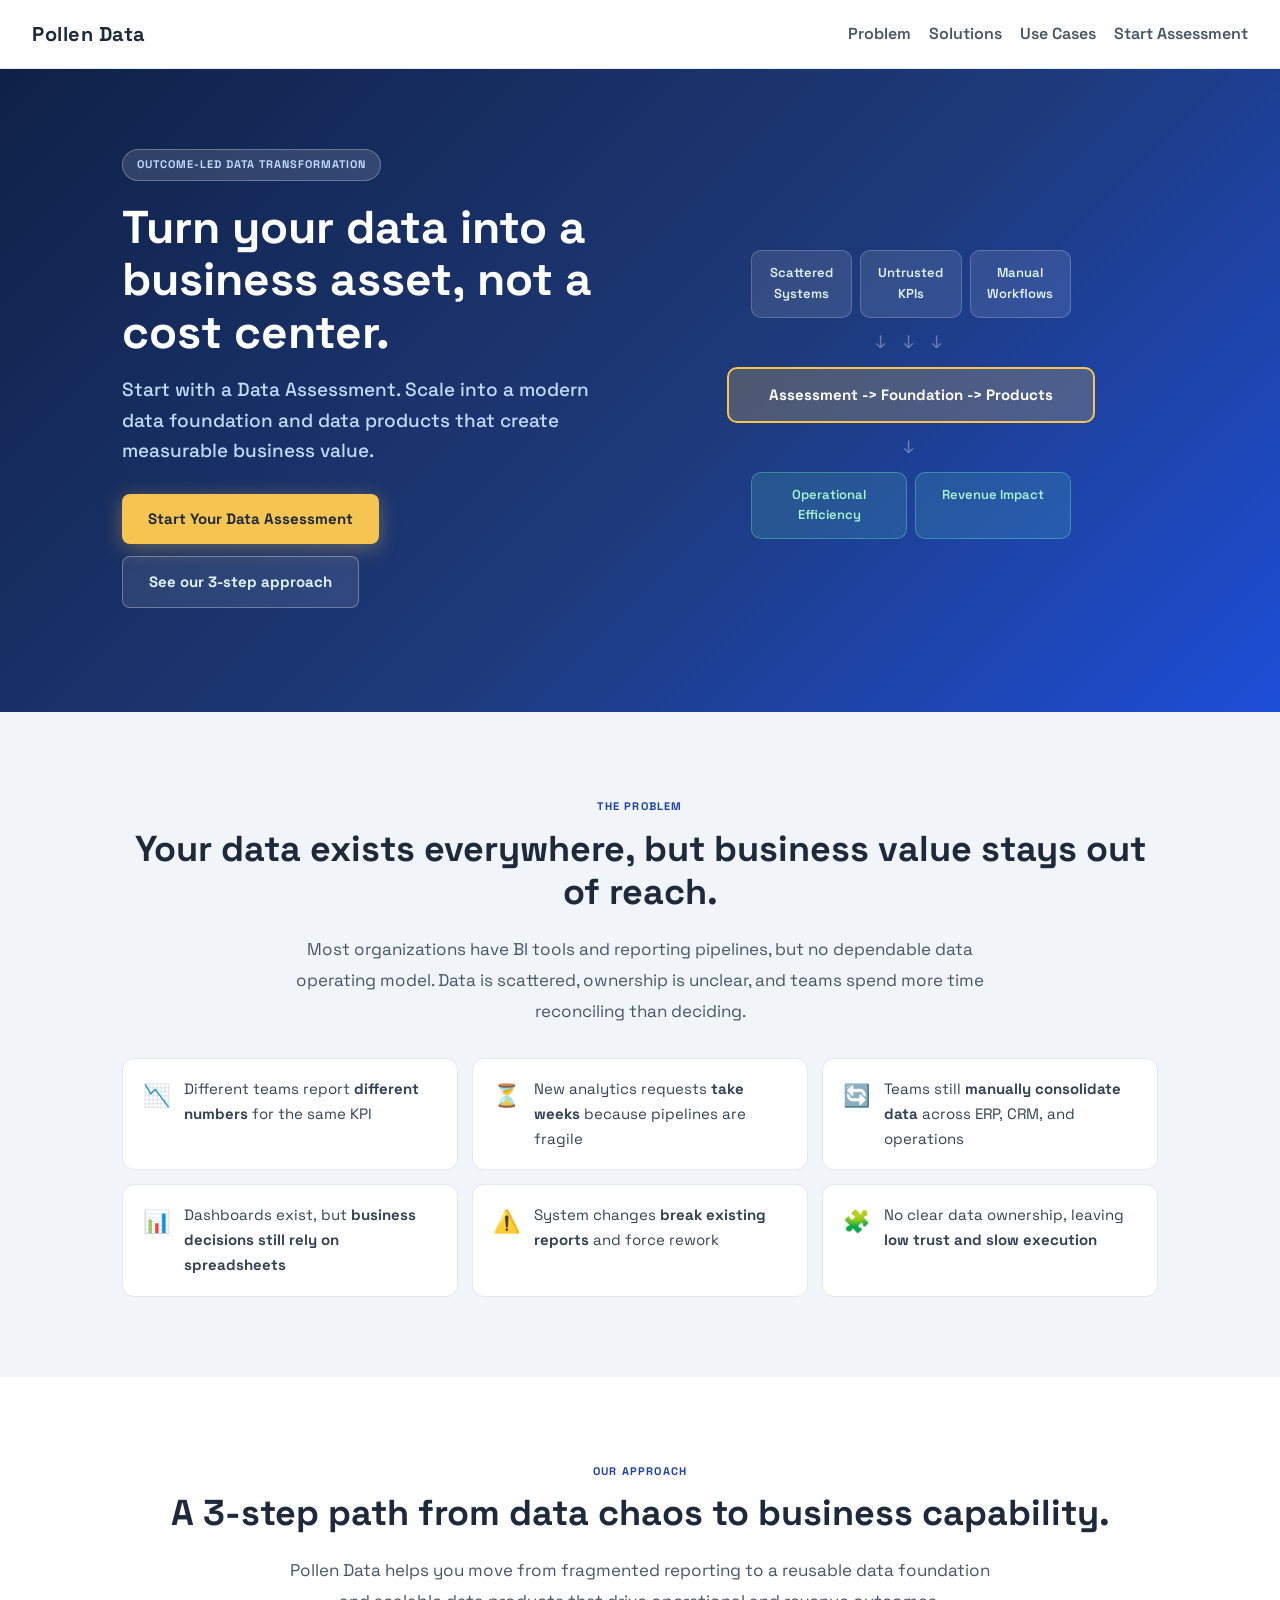
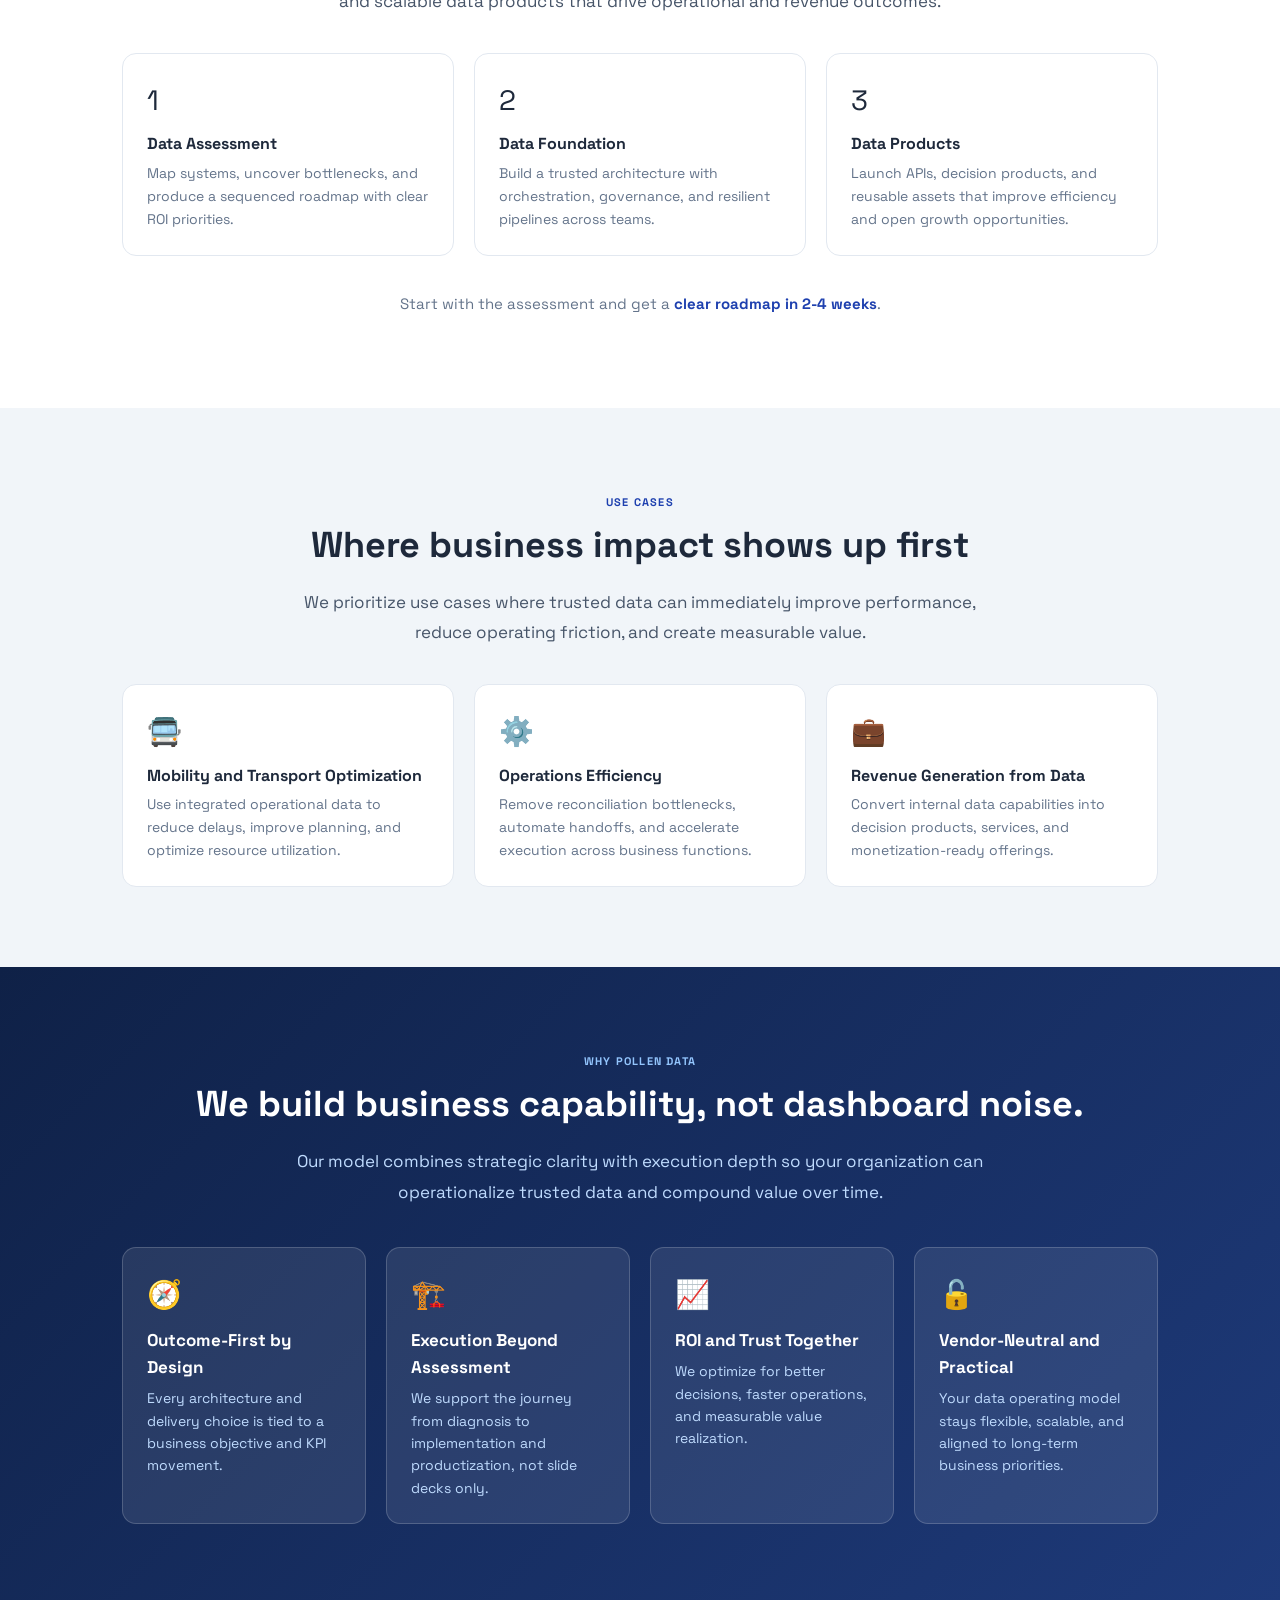
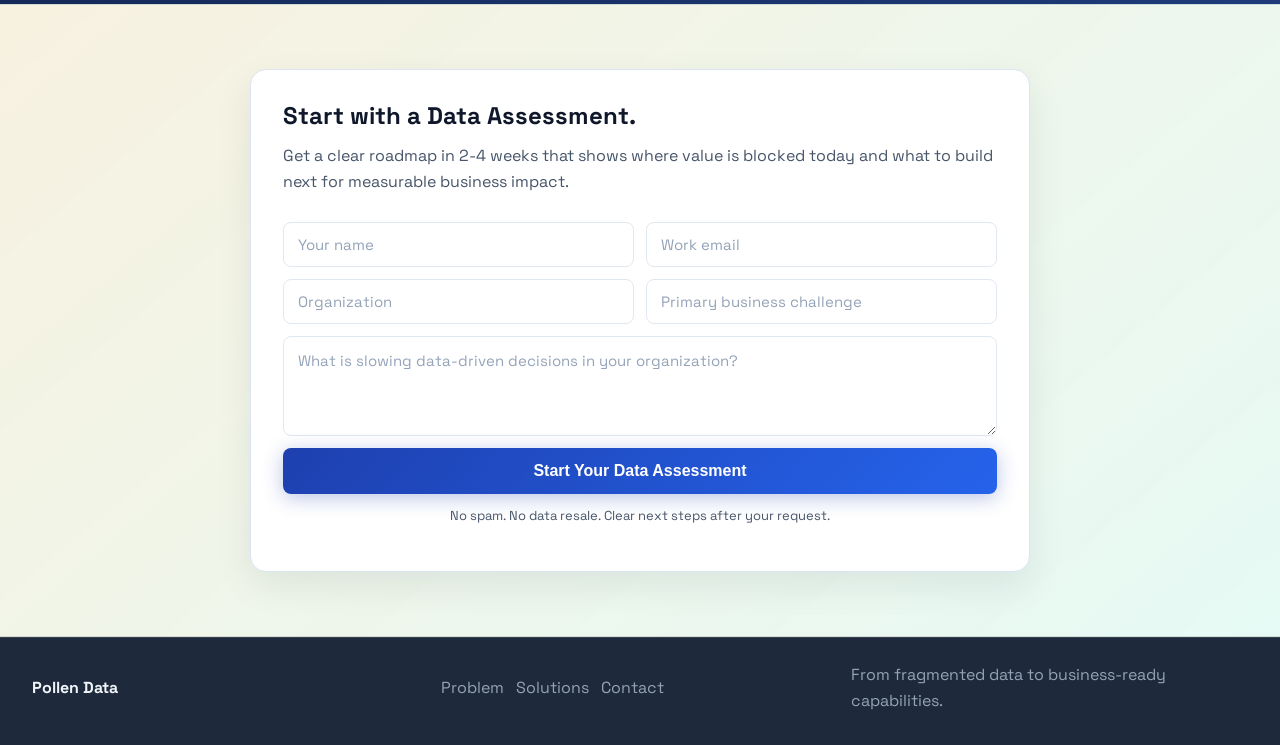
<file: index.html>
<!DOCTYPE html>
<html lang="en">
<head>
  <meta charset="UTF-8" />
  <meta name="viewport" content="width=device-width, initial-scale=1.0" />
  <title>Turn Data Into Business Value | Pollen Data</title>
  <link rel="preconnect" href="https://fonts.googleapis.com" />
  <link rel="preconnect" href="https://fonts.gstatic.com" crossorigin />
  <link href="https://fonts.googleapis.com/css2?family=Space+Grotesk:wght@400;500;600;700&family=Manrope:wght@400;500;600&display=swap" rel="stylesheet" />
  <link rel="stylesheet" href="styles.css" />
</head>
<body>
  <header class="nav">
    <div class="nav__brand">Pollen Data</div>
    <nav class="nav__links" aria-label="Primary">
      <a id="navValues" href="index.html#values-en">Problem</a>
      <a id="navSolutions" href="solutions.html">Solutions</a>
      <a id="navPlatform" href="use-cases.html">Use Cases</a>
      <a id="navCta" href="index.html#cta-en">Start Assessment</a>
    </nav>
    <button class="nav__toggle" aria-label="Toggle menu">☰</button>
  </header>

  <main id="main-en" data-lang="en">

    <!-- HERO -->
    <section class="en-hero">
      <div class="en-container en-hero__inner">
        <div>
          <span class="en-badge">Outcome-Led Data Transformation</span>
          <h1 class="en-hero__headline">Turn your data into a business asset, not a cost center.</h1>
          <p class="en-hero__sub">Start with a Data Assessment. Scale into a modern data foundation and data products that create measurable business value.</p>
          <div class="en-hero__actions">
            <a class="en-btn en-btn--primary" href="#cta-en">Start Your Data Assessment</a>
            <a class="en-btn en-btn--ghost" href="#solutions-en">See our 3-step approach</a>
          </div>
        </div>
        <div class="en-hero__visual">
          <div class="en-data-map">
            <div class="en-data-row">
              <div class="en-data-node">Scattered Systems</div>
              <div class="en-data-node">Untrusted KPIs</div>
              <div class="en-data-node">Manual Workflows</div>
            </div>
            <div class="en-data-connector">↓ ↓ ↓</div>
            <div class="en-data-row">
              <div class="en-data-node en-data-node--hub">Assessment -> Foundation -> Products</div>
            </div>
            <div class="en-data-connector">↓</div>
            <div class="en-data-row">
              <div class="en-data-node en-data-node--out">Operational Efficiency</div>
              <div class="en-data-node en-data-node--out">Revenue Impact</div>
            </div>
          </div>
        </div>
      </div>
    </section>

    <!-- PAIN POINTS -->
    <section id="values-en" class="en-section en-section--alt">
      <div class="en-container">
        <div class="en-centered">
          <p class="en-tag">The Problem</p>
          <h2 class="en-h2">Your data exists everywhere, but business value stays out of reach.</h2>
          <p class="en-text" style="max-width:700px;margin:0 auto 0;">Most organizations have BI tools and reporting pipelines, but no dependable data operating model. Data is scattered, ownership is unclear, and teams spend more time reconciling than deciding.</p>
        </div>
        <div class="en-pains">
          <div class="en-pain">
            <span class="en-pain__icon">📉</span>
            <p>Different teams report <strong>different numbers</strong> for the same KPI</p>
          </div>
          <div class="en-pain">
            <span class="en-pain__icon">⏳</span>
            <p>New analytics requests <strong>take weeks</strong> because pipelines are fragile</p>
          </div>
          <div class="en-pain">
            <span class="en-pain__icon">🔄</span>
            <p>Teams still <strong>manually consolidate data</strong> across ERP, CRM, and operations</p>
          </div>
          <div class="en-pain">
            <span class="en-pain__icon">📊</span>
            <p>Dashboards exist, but <strong>business decisions still rely on spreadsheets</strong></p>
          </div>
          <div class="en-pain">
            <span class="en-pain__icon">⚠️</span>
            <p>System changes <strong>break existing reports</strong> and force rework</p>
          </div>
          <div class="en-pain">
            <span class="en-pain__icon">🧩</span>
            <p>No clear data ownership, leaving <strong>low trust and slow execution</strong></p>
          </div>
        </div>
      </div>
    </section>

    <!-- THE APPROACH -->
    <section id="solutions-en" class="en-section">
      <div class="en-container">
        <div class="en-centered">
          <p class="en-tag">Our Approach</p>
          <h2 class="en-h2">A 3-step path from data chaos to business capability.</h2>
          <p class="en-text" style="max-width:720px;margin:0 auto 0;">Pollen Data helps you move from fragmented reporting to a reusable data foundation and scalable data products that drive operational and revenue outcomes.</p>
        </div>
        <div class="en-cards">
          <div class="en-card">
            <span class="en-card__icon">1</span>
            <h3>Data Assessment</h3>
            <p>Map systems, uncover bottlenecks, and produce a sequenced roadmap with clear ROI priorities.</p>
          </div>
          <div class="en-card">
            <span class="en-card__icon">2</span>
            <h3>Data Foundation</h3>
            <p>Build a trusted architecture with orchestration, governance, and resilient pipelines across teams.</p>
          </div>
          <div class="en-card">
            <span class="en-card__icon">3</span>
            <h3>Data Products</h3>
            <p>Launch APIs, decision products, and reusable assets that improve efficiency and open growth opportunities.</p>
          </div>
        </div>
        <p class="en-duration">Start with the assessment and get a <strong>clear roadmap in 2-4 weeks</strong>.</p>
      </div>
    </section>

    <!-- USE CASES -->
    <section id="platform-en" class="en-section en-section--alt">
      <div class="en-container">
        <div class="en-centered">
          <p class="en-tag">Use Cases</p>
          <h2 class="en-h2">Where business impact shows up first</h2>
          <p class="en-text" style="max-width:690px;margin:0 auto 0;">We prioritize use cases where trusted data can immediately improve performance, reduce operating friction, and create measurable value.</p>
        </div>
        <div class="en-cards">
          <div class="en-card">
            <span class="en-card__icon">🚍</span>
            <h3>Mobility and Transport Optimization</h3>
            <p>Use integrated operational data to reduce delays, improve planning, and optimize resource utilization.</p>
          </div>
          <div class="en-card">
            <span class="en-card__icon">⚙️</span>
            <h3>Operations Efficiency</h3>
            <p>Remove reconciliation bottlenecks, automate handoffs, and accelerate execution across business functions.</p>
          </div>
          <div class="en-card">
            <span class="en-card__icon">💼</span>
            <h3>Revenue Generation from Data</h3>
            <p>Convert internal data capabilities into decision products, services, and monetization-ready offerings.</p>
          </div>
        </div>
      </div>
    </section>

    <!-- WHY POLLEN -->
    <section class="en-section en-section--blue">
      <div class="en-container">
        <div class="en-centered">
          <p class="en-tag en-tag--light">Why Pollen Data</p>
          <h2 class="en-h2 en-h2--white">We build business capability, not dashboard noise.</h2>
          <p class="en-text" style="color:#bfdbfe;max-width:700px;margin:0 auto 0;">Our model combines strategic clarity with execution depth so your organization can operationalize trusted data and compound value over time.</p>
        </div>
        <div class="en-outcomes">
          <div class="en-outcome">
            <span class="en-outcome__icon">🧭</span>
            <strong>Outcome-First by Design</strong>
            <p>Every architecture and delivery choice is tied to a business objective and KPI movement.</p>
          </div>
          <div class="en-outcome">
            <span class="en-outcome__icon">🏗️</span>
            <strong>Execution Beyond Assessment</strong>
            <p>We support the journey from diagnosis to implementation and productization, not slide decks only.</p>
          </div>
          <div class="en-outcome">
            <span class="en-outcome__icon">📈</span>
            <strong>ROI and Trust Together</strong>
            <p>We optimize for better decisions, faster operations, and measurable value realization.</p>
          </div>
          <div class="en-outcome">
            <span class="en-outcome__icon">🔓</span>
            <strong>Vendor-Neutral and Practical</strong>
            <p>Your data operating model stays flexible, scalable, and aligned to long-term business priorities.</p>
          </div>
        </div>
      </div>
    </section>

    <!-- CTA -->
    <section id="cta-en" class="section cta">
      <div class="cta__content">
        <h2>Start with a Data Assessment.</h2>
        <p>Get a clear roadmap in 2-4 weeks that shows where value is blocked today and what to build next for measurable business impact.</p>
        <form class="cta__form">
          <input type="text" name="name" placeholder="Your name" required />
          <input type="email" name="email" placeholder="Work email" required />
          <input type="text" name="org" placeholder="Organization" />
          <input type="text" name="service" placeholder="Primary business challenge" required />
          <textarea name="message" placeholder="What is slowing data-driven decisions in your organization?" rows="3"></textarea>
          <button type="submit" class="btn primary">Start Your Data Assessment</button>
        </form>
        <p class="microcopy">No spam. No data resale. Clear next steps after your request.</p>
      </div>
    </section>

  </main>

  <footer class="footer">
    <div class="footer__brand">Pollen Data</div>
    <div class="footer__links">
      <a id="footerValues" href="index.html#values-en">Problem</a>
      <a id="footerSolutions" href="solutions.html">Solutions</a>
      <a id="footerCta" href="index.html#cta-en">Contact</a>
    </div>
    <p class="footer__note" id="footerNote">From fragmented data to business-ready capabilities.</p>
  </footer>

  <script src="script.js"></script>
</body>
</html>
</file>
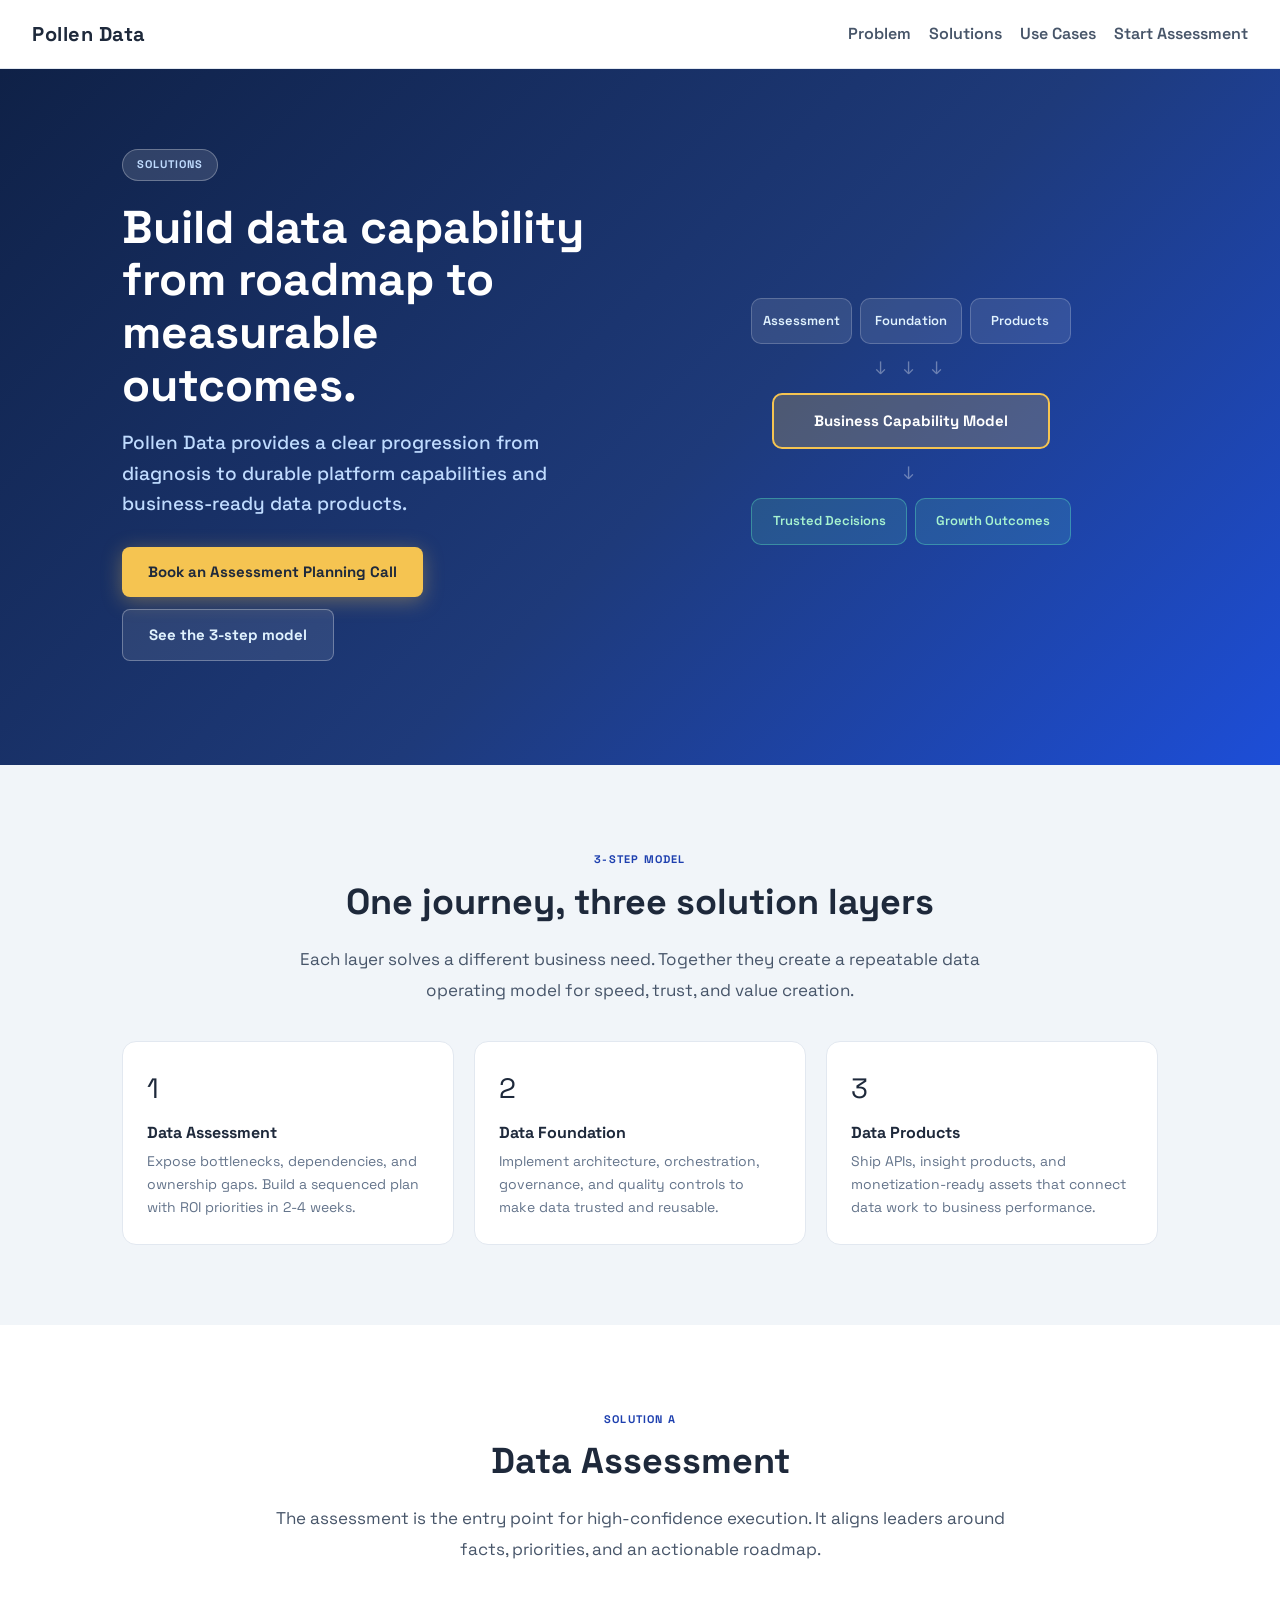
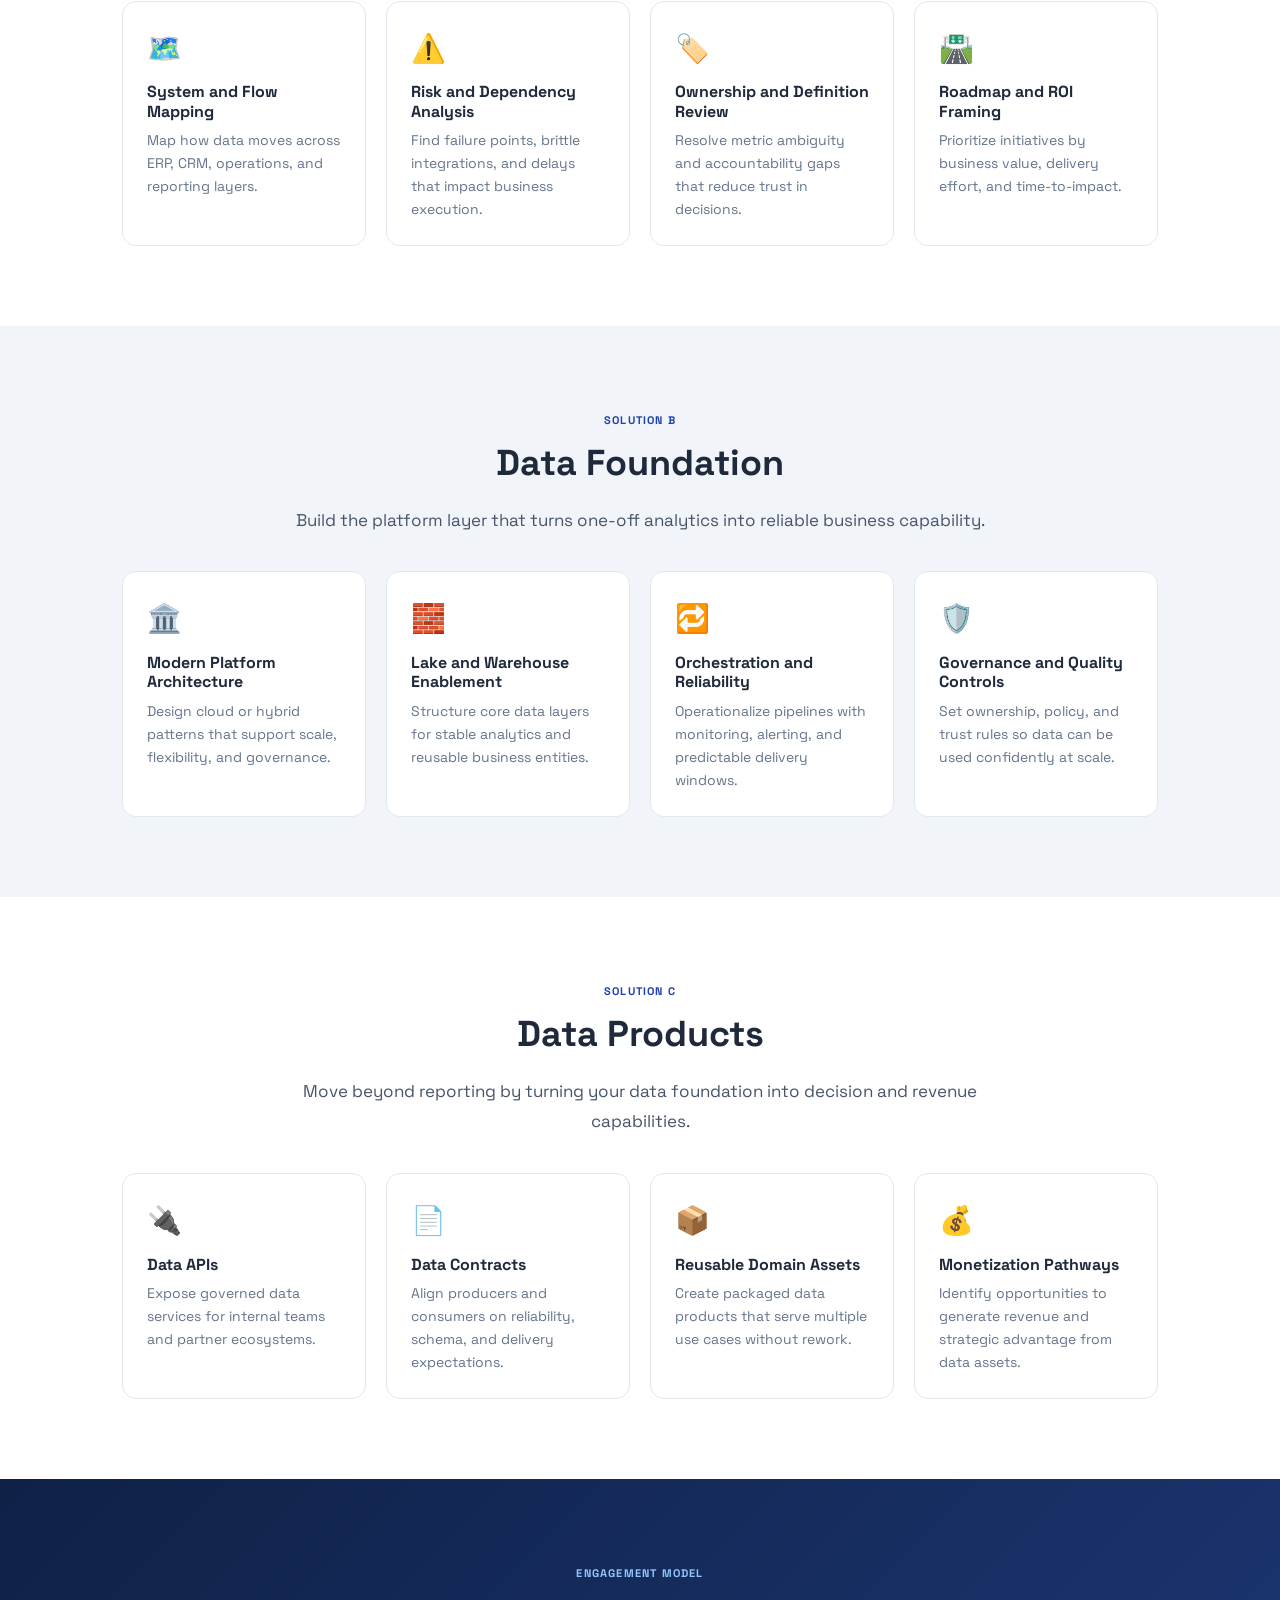
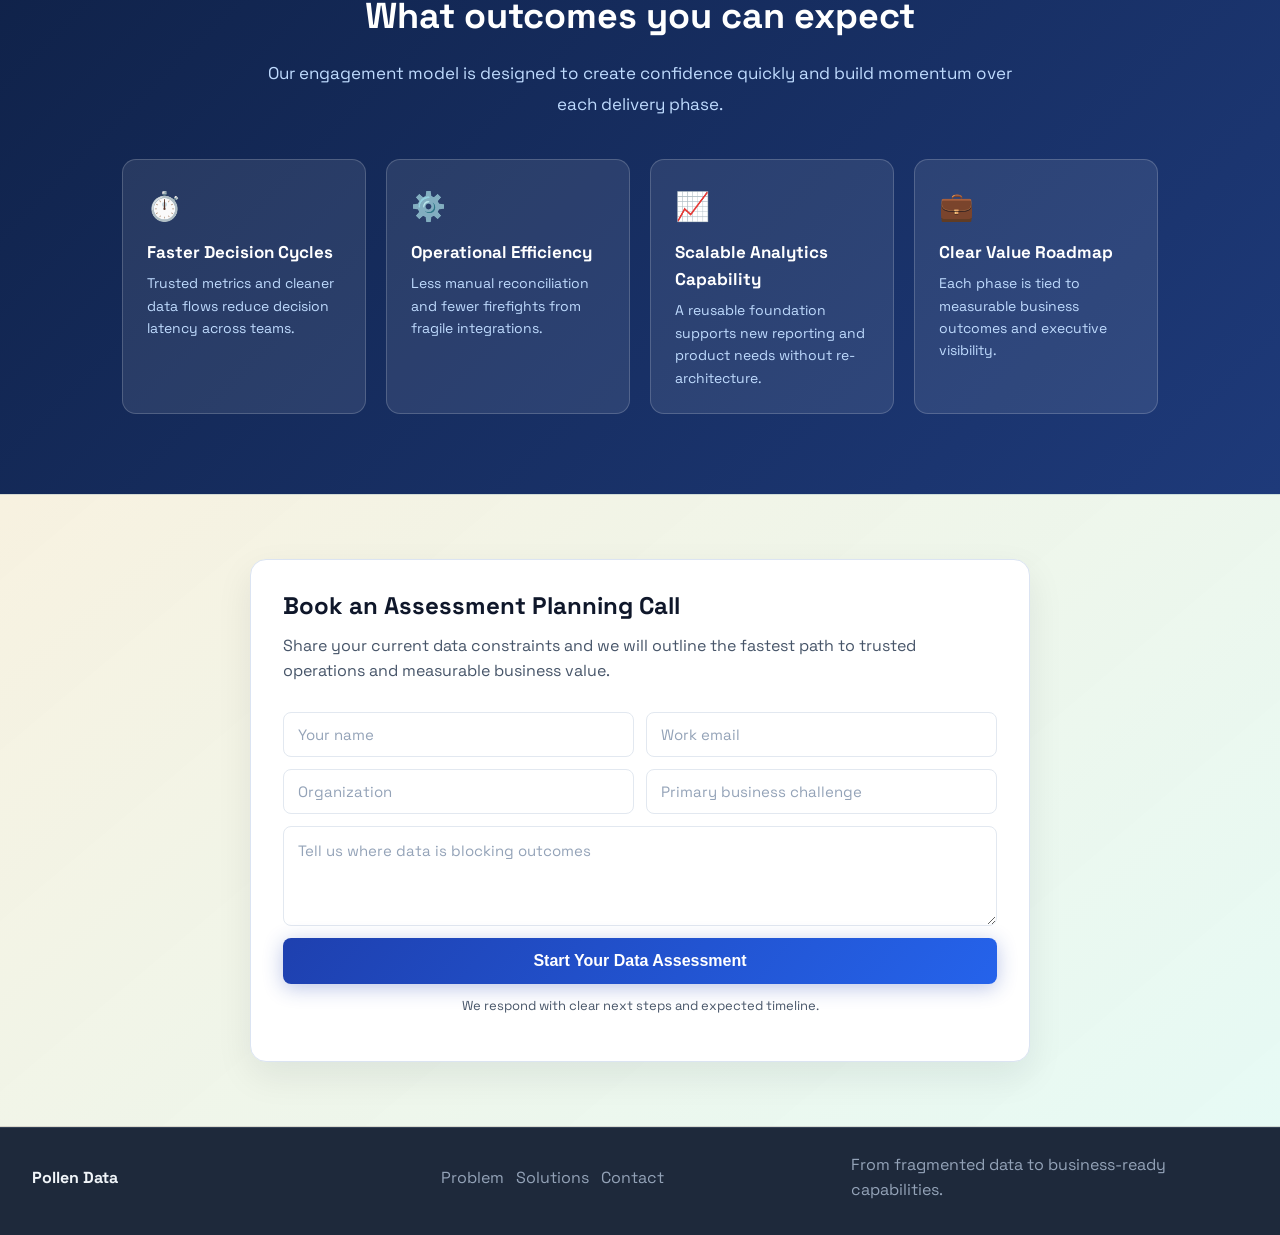
<file: solutions.html>
<!DOCTYPE html>
<html lang="en">
<head>
  <meta charset="UTF-8" />
  <meta name="viewport" content="width=device-width, initial-scale=1.0" />
  <title>Solutions | Pollen Data</title>
  <link rel="preconnect" href="https://fonts.googleapis.com" />
  <link rel="preconnect" href="https://fonts.gstatic.com" crossorigin />
  <link href="https://fonts.googleapis.com/css2?family=Space+Grotesk:wght@400;500;600;700&family=Manrope:wght@400;500;600&display=swap" rel="stylesheet" />
  <link rel="stylesheet" href="styles.css" />
</head>
<body>
  <header class="nav">
    <div class="nav__brand">Pollen Data</div>
    <nav class="nav__links" aria-label="Primary">
      <a id="navValues" href="index.html#values-en">Problem</a>
      <a id="navSolutions" href="solutions.html">Solutions</a>
      <a id="navPlatform" href="use-cases.html">Use Cases</a>
      <a id="navCta" href="index.html#cta-en">Start Assessment</a>
    </nav>
    <button class="nav__toggle" aria-label="Toggle menu">☰</button>
  </header>

  <main id="main-en" data-lang="en">
    <section class="en-hero" id="solutions-top">
      <div class="en-container en-hero__inner">
        <div>
          <span class="en-badge">Solutions</span>
          <h1 class="en-hero__headline">Build data capability from roadmap to measurable outcomes.</h1>
          <p class="en-hero__sub">Pollen Data provides a clear progression from diagnosis to durable platform capabilities and business-ready data products.</p>
          <div class="en-hero__actions">
            <a class="en-btn en-btn--primary" href="#cta-en">Book an Assessment Planning Call</a>
            <a class="en-btn en-btn--ghost" href="#journey-en">See the 3-step model</a>
          </div>
        </div>
        <div class="en-hero__visual">
          <div class="en-data-map">
            <div class="en-data-row">
              <div class="en-data-node">Assessment</div>
              <div class="en-data-node">Foundation</div>
              <div class="en-data-node">Products</div>
            </div>
            <div class="en-data-connector">↓ ↓ ↓</div>
            <div class="en-data-row">
              <div class="en-data-node en-data-node--hub">Business Capability Model</div>
            </div>
            <div class="en-data-connector">↓</div>
            <div class="en-data-row">
              <div class="en-data-node en-data-node--out">Trusted Decisions</div>
              <div class="en-data-node en-data-node--out">Growth Outcomes</div>
            </div>
          </div>
        </div>
      </div>
    </section>

    <section id="journey-en" class="en-section en-section--alt">
      <div class="en-container">
        <div class="en-centered">
          <p class="en-tag">3-Step Model</p>
          <h2 class="en-h2">One journey, three solution layers</h2>
          <p class="en-text" style="max-width:760px;margin:0 auto 0;">Each layer solves a different business need. Together they create a repeatable data operating model for speed, trust, and value creation.</p>
        </div>
        <div class="en-cards">
          <div class="en-card">
            <span class="en-card__icon">1</span>
            <h3>Data Assessment</h3>
            <p>Expose bottlenecks, dependencies, and ownership gaps. Build a sequenced plan with ROI priorities in 2-4 weeks.</p>
          </div>
          <div class="en-card">
            <span class="en-card__icon">2</span>
            <h3>Data Foundation</h3>
            <p>Implement architecture, orchestration, governance, and quality controls to make data trusted and reusable.</p>
          </div>
          <div class="en-card">
            <span class="en-card__icon">3</span>
            <h3>Data Products</h3>
            <p>Ship APIs, insight products, and monetization-ready assets that connect data work to business performance.</p>
          </div>
        </div>
      </div>
    </section>

    <section id="assessment-en" class="en-section">
      <div class="en-container">
        <div class="en-centered">
          <p class="en-tag">Solution A</p>
          <h2 class="en-h2">Data Assessment</h2>
          <p class="en-text" style="max-width:760px;margin:0 auto 0;">The assessment is the entry point for high-confidence execution. It aligns leaders around facts, priorities, and an actionable roadmap.</p>
        </div>
        <div class="en-cards">
          <div class="en-card">
            <span class="en-card__icon">🗺️</span>
            <h3>System and Flow Mapping</h3>
            <p>Map how data moves across ERP, CRM, operations, and reporting layers.</p>
          </div>
          <div class="en-card">
            <span class="en-card__icon">⚠️</span>
            <h3>Risk and Dependency Analysis</h3>
            <p>Find failure points, brittle integrations, and delays that impact business execution.</p>
          </div>
          <div class="en-card">
            <span class="en-card__icon">🏷️</span>
            <h3>Ownership and Definition Review</h3>
            <p>Resolve metric ambiguity and accountability gaps that reduce trust in decisions.</p>
          </div>
          <div class="en-card">
            <span class="en-card__icon">🛣️</span>
            <h3>Roadmap and ROI Framing</h3>
            <p>Prioritize initiatives by business value, delivery effort, and time-to-impact.</p>
          </div>
        </div>
      </div>
    </section>

    <section id="foundation-en" class="en-section en-section--alt">
      <div class="en-container">
        <div class="en-centered">
          <p class="en-tag">Solution B</p>
          <h2 class="en-h2">Data Foundation</h2>
          <p class="en-text" style="max-width:760px;margin:0 auto 0;">Build the platform layer that turns one-off analytics into reliable business capability.</p>
        </div>
        <div class="en-cards">
          <div class="en-card">
            <span class="en-card__icon">🏛️</span>
            <h3>Modern Platform Architecture</h3>
            <p>Design cloud or hybrid patterns that support scale, flexibility, and governance.</p>
          </div>
          <div class="en-card">
            <span class="en-card__icon">🧱</span>
            <h3>Lake and Warehouse Enablement</h3>
            <p>Structure core data layers for stable analytics and reusable business entities.</p>
          </div>
          <div class="en-card">
            <span class="en-card__icon">🔁</span>
            <h3>Orchestration and Reliability</h3>
            <p>Operationalize pipelines with monitoring, alerting, and predictable delivery windows.</p>
          </div>
          <div class="en-card">
            <span class="en-card__icon">🛡️</span>
            <h3>Governance and Quality Controls</h3>
            <p>Set ownership, policy, and trust rules so data can be used confidently at scale.</p>
          </div>
        </div>
      </div>
    </section>

    <section id="products-en" class="en-section">
      <div class="en-container">
        <div class="en-centered">
          <p class="en-tag">Solution C</p>
          <h2 class="en-h2">Data Products</h2>
          <p class="en-text" style="max-width:760px;margin:0 auto 0;">Move beyond reporting by turning your data foundation into decision and revenue capabilities.</p>
        </div>
        <div class="en-cards">
          <div class="en-card">
            <span class="en-card__icon">🔌</span>
            <h3>Data APIs</h3>
            <p>Expose governed data services for internal teams and partner ecosystems.</p>
          </div>
          <div class="en-card">
            <span class="en-card__icon">📄</span>
            <h3>Data Contracts</h3>
            <p>Align producers and consumers on reliability, schema, and delivery expectations.</p>
          </div>
          <div class="en-card">
            <span class="en-card__icon">📦</span>
            <h3>Reusable Domain Assets</h3>
            <p>Create packaged data products that serve multiple use cases without rework.</p>
          </div>
          <div class="en-card">
            <span class="en-card__icon">💰</span>
            <h3>Monetization Pathways</h3>
            <p>Identify opportunities to generate revenue and strategic advantage from data assets.</p>
          </div>
        </div>
      </div>
    </section>

    <section class="en-section en-section--blue">
      <div class="en-container">
        <div class="en-centered">
          <p class="en-tag en-tag--light">Engagement Model</p>
          <h2 class="en-h2 en-h2--white">What outcomes you can expect</h2>
          <p class="en-text" style="color:#bfdbfe;max-width:760px;margin:0 auto 0;">Our engagement model is designed to create confidence quickly and build momentum over each delivery phase.</p>
        </div>
        <div class="en-outcomes">
          <div class="en-outcome">
            <span class="en-outcome__icon">⏱️</span>
            <strong>Faster Decision Cycles</strong>
            <p>Trusted metrics and cleaner data flows reduce decision latency across teams.</p>
          </div>
          <div class="en-outcome">
            <span class="en-outcome__icon">⚙️</span>
            <strong>Operational Efficiency</strong>
            <p>Less manual reconciliation and fewer firefights from fragile integrations.</p>
          </div>
          <div class="en-outcome">
            <span class="en-outcome__icon">📈</span>
            <strong>Scalable Analytics Capability</strong>
            <p>A reusable foundation supports new reporting and product needs without re-architecture.</p>
          </div>
          <div class="en-outcome">
            <span class="en-outcome__icon">💼</span>
            <strong>Clear Value Roadmap</strong>
            <p>Each phase is tied to measurable business outcomes and executive visibility.</p>
          </div>
        </div>
      </div>
    </section>

    <section id="cta-en" class="section cta">
      <div class="cta__content">
        <h2>Book an Assessment Planning Call</h2>
        <p>Share your current data constraints and we will outline the fastest path to trusted operations and measurable business value.</p>
        <form class="cta__form">
          <input type="text" name="name" placeholder="Your name" required />
          <input type="email" name="email" placeholder="Work email" required />
          <input type="text" name="org" placeholder="Organization" />
          <input type="text" name="service" placeholder="Primary business challenge" required />
          <textarea name="message" placeholder="Tell us where data is blocking outcomes" rows="3"></textarea>
          <button type="submit" class="btn primary">Start Your Data Assessment</button>
        </form>
        <p class="microcopy">We respond with clear next steps and expected timeline.</p>
      </div>
    </section>
  </main>

  <footer class="footer">
    <div class="footer__brand">Pollen Data</div>
    <div class="footer__links">
      <a id="footerValues" href="index.html#values-en">Problem</a>
      <a id="footerSolutions" href="solutions.html">Solutions</a>
      <a id="footerCta" href="#cta-en">Contact</a>
    </div>
    <p class="footer__note" id="footerNote">From fragmented data to business-ready capabilities.</p>
  </footer>

  <script src="script.js"></script>
</body>
</html>
</file>
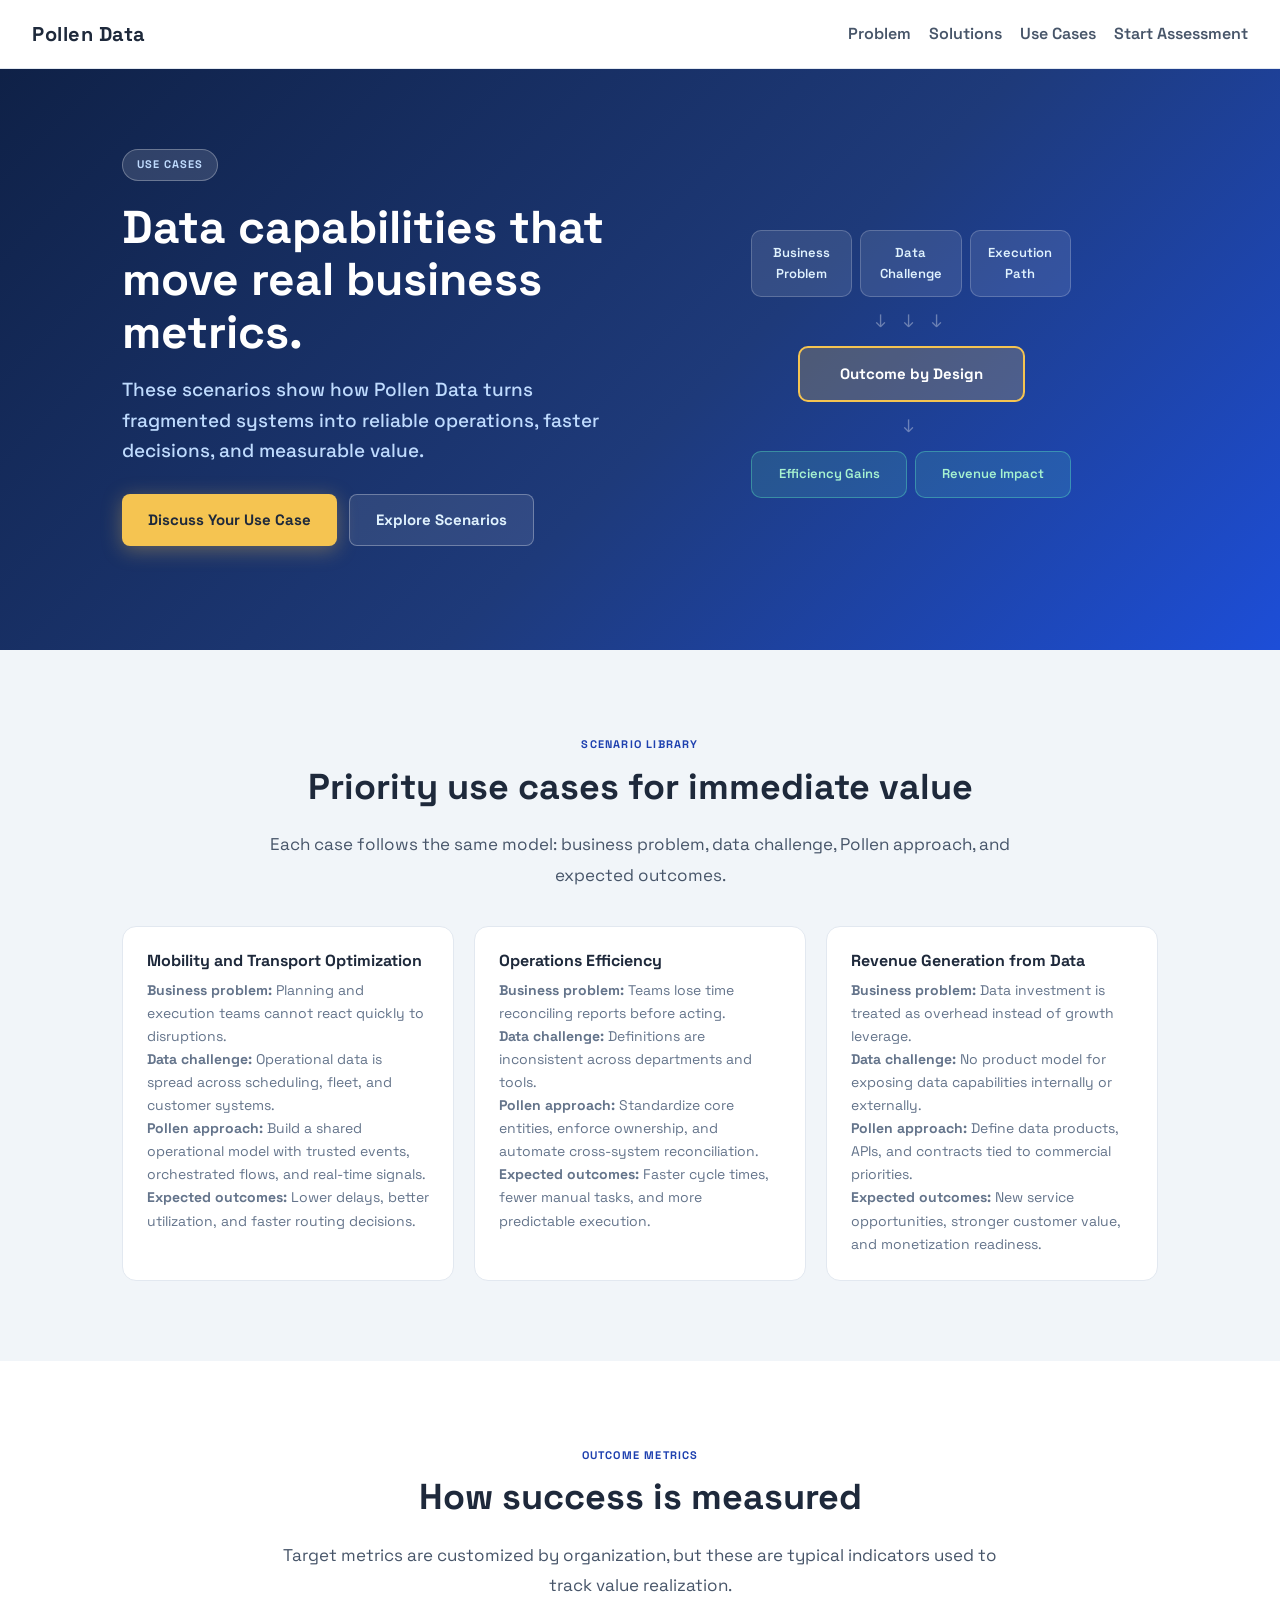
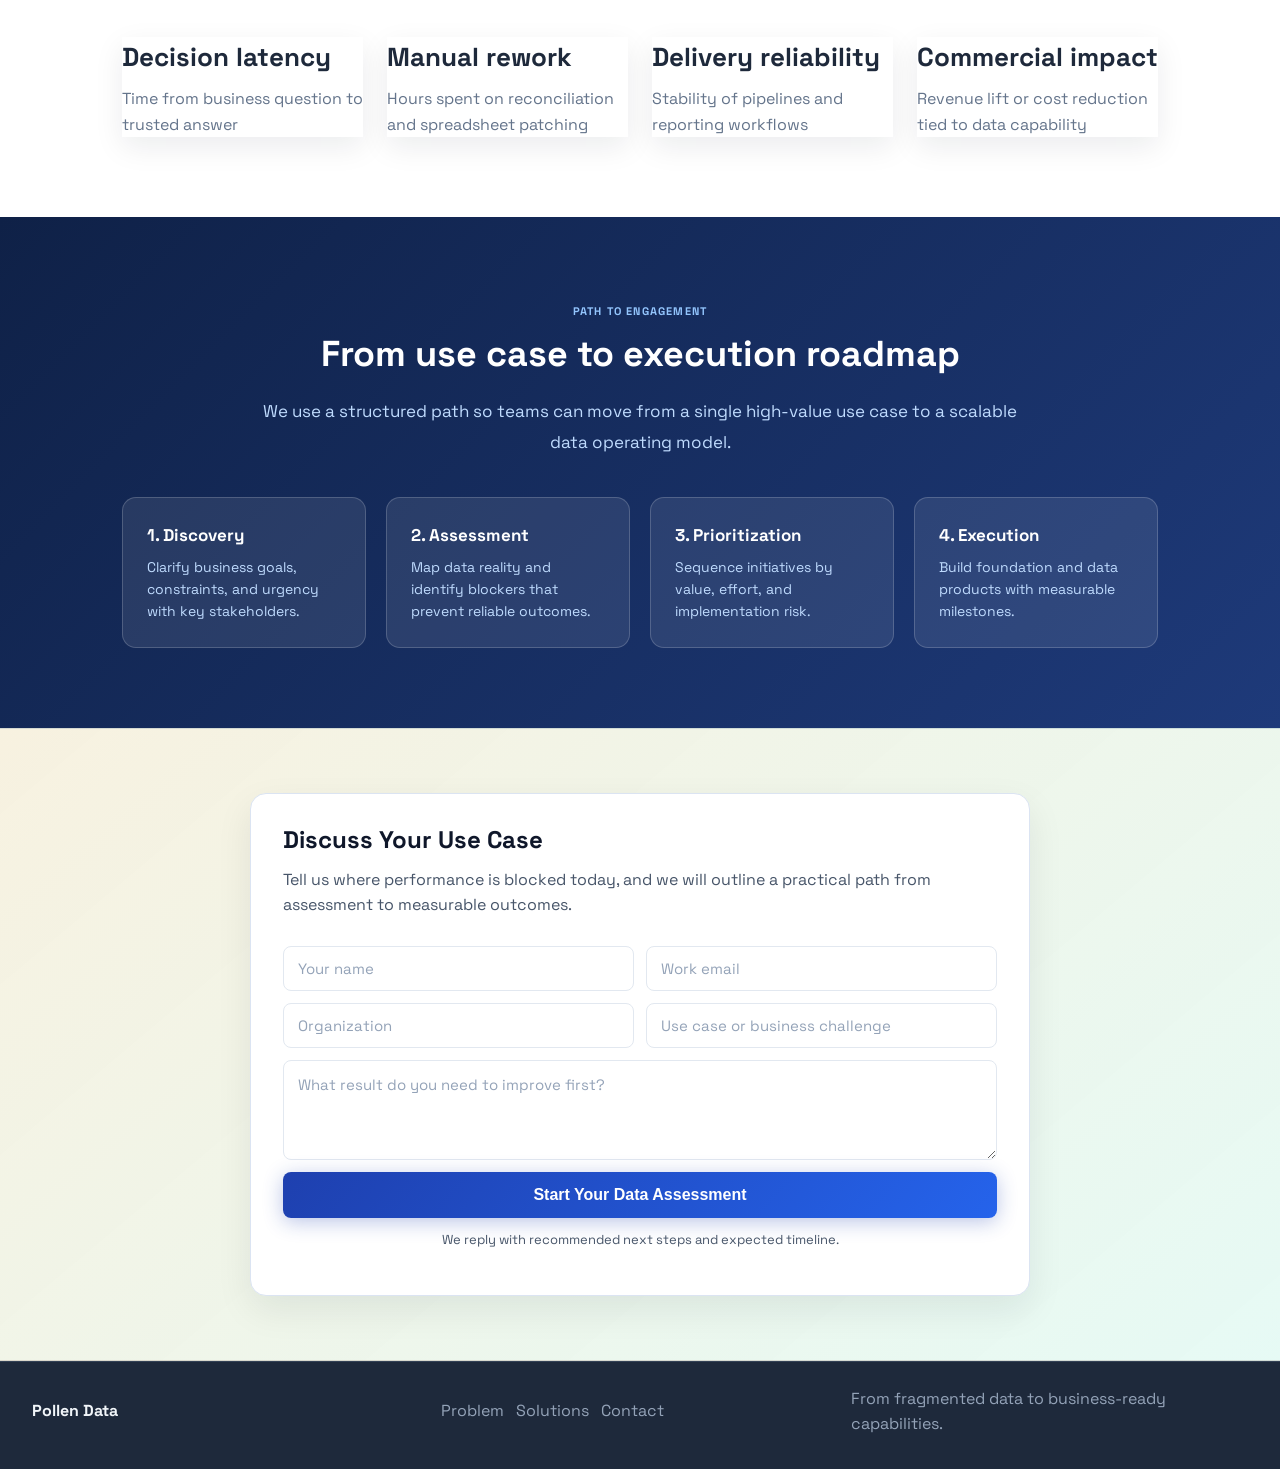
<file: use-cases.html>
<!DOCTYPE html>
<html lang="en">
<head>
  <meta charset="UTF-8" />
  <meta name="viewport" content="width=device-width, initial-scale=1.0" />
  <title>Use Cases | Pollen Data</title>
  <link rel="preconnect" href="https://fonts.googleapis.com" />
  <link rel="preconnect" href="https://fonts.gstatic.com" crossorigin />
  <link href="https://fonts.googleapis.com/css2?family=Space+Grotesk:wght@400;500;600;700&family=Manrope:wght@400;500;600&display=swap" rel="stylesheet" />
  <link rel="stylesheet" href="styles.css" />
</head>
<body>
  <header class="nav">
    <div class="nav__brand">Pollen Data</div>
    <nav class="nav__links" aria-label="Primary">
      <a id="navValues" href="index.html#values-en">Problem</a>
      <a id="navSolutions" href="solutions.html">Solutions</a>
      <a id="navPlatform" href="use-cases.html">Use Cases</a>
      <a id="navCta" href="#cta-en">Start Assessment</a>
    </nav>
    <button class="nav__toggle" aria-label="Toggle menu">☰</button>
  </header>

  <main id="main-en" data-lang="en">
    <section class="en-hero" id="use-cases-top">
      <div class="en-container en-hero__inner">
        <div>
          <span class="en-badge">Use Cases</span>
          <h1 class="en-hero__headline">Data capabilities that move real business metrics.</h1>
          <p class="en-hero__sub">These scenarios show how Pollen Data turns fragmented systems into reliable operations, faster decisions, and measurable value.</p>
          <div class="en-hero__actions">
            <a class="en-btn en-btn--primary" href="#cta-en">Discuss Your Use Case</a>
            <a class="en-btn en-btn--ghost" href="#cases-en">Explore Scenarios</a>
          </div>
        </div>
        <div class="en-hero__visual">
          <div class="en-data-map">
            <div class="en-data-row">
              <div class="en-data-node">Business Problem</div>
              <div class="en-data-node">Data Challenge</div>
              <div class="en-data-node">Execution Path</div>
            </div>
            <div class="en-data-connector">↓ ↓ ↓</div>
            <div class="en-data-row">
              <div class="en-data-node en-data-node--hub">Outcome by Design</div>
            </div>
            <div class="en-data-connector">↓</div>
            <div class="en-data-row">
              <div class="en-data-node en-data-node--out">Efficiency Gains</div>
              <div class="en-data-node en-data-node--out">Revenue Impact</div>
            </div>
          </div>
        </div>
      </div>
    </section>

    <section id="cases-en" class="en-section en-section--alt">
      <div class="en-container">
        <div class="en-centered">
          <p class="en-tag">Scenario Library</p>
          <h2 class="en-h2">Priority use cases for immediate value</h2>
          <p class="en-text" style="max-width:760px;margin:0 auto 0;">Each case follows the same model: business problem, data challenge, Pollen approach, and expected outcomes.</p>
        </div>

        <div class="en-cards">
          <article class="en-card">
            <h3>Mobility and Transport Optimization</h3>
            <p><strong>Business problem:</strong> Planning and execution teams cannot react quickly to disruptions.</p>
            <p><strong>Data challenge:</strong> Operational data is spread across scheduling, fleet, and customer systems.</p>
            <p><strong>Pollen approach:</strong> Build a shared operational model with trusted events, orchestrated flows, and real-time signals.</p>
            <p><strong>Expected outcomes:</strong> Lower delays, better utilization, and faster routing decisions.</p>
          </article>

          <article class="en-card">
            <h3>Operations Efficiency</h3>
            <p><strong>Business problem:</strong> Teams lose time reconciling reports before acting.</p>
            <p><strong>Data challenge:</strong> Definitions are inconsistent across departments and tools.</p>
            <p><strong>Pollen approach:</strong> Standardize core entities, enforce ownership, and automate cross-system reconciliation.</p>
            <p><strong>Expected outcomes:</strong> Faster cycle times, fewer manual tasks, and more predictable execution.</p>
          </article>

          <article class="en-card">
            <h3>Revenue Generation from Data</h3>
            <p><strong>Business problem:</strong> Data investment is treated as overhead instead of growth leverage.</p>
            <p><strong>Data challenge:</strong> No product model for exposing data capabilities internally or externally.</p>
            <p><strong>Pollen approach:</strong> Define data products, APIs, and contracts tied to commercial priorities.</p>
            <p><strong>Expected outcomes:</strong> New service opportunities, stronger customer value, and monetization readiness.</p>
          </article>
        </div>
      </div>
    </section>

    <section class="en-section">
      <div class="en-container">
        <div class="en-centered">
          <p class="en-tag">Outcome Metrics</p>
          <h2 class="en-h2">How success is measured</h2>
          <p class="en-text" style="max-width:760px;margin:0 auto 0;">Target metrics are customized by organization, but these are typical indicators used to track value realization.</p>
        </div>
        <div class="grid four" style="margin-top:36px;">
          <div class="statcard">
            <p class="statcard__value">Decision latency</p>
            <p class="statcard__label">Time from business question to trusted answer</p>
          </div>
          <div class="statcard">
            <p class="statcard__value">Manual rework</p>
            <p class="statcard__label">Hours spent on reconciliation and spreadsheet patching</p>
          </div>
          <div class="statcard">
            <p class="statcard__value">Delivery reliability</p>
            <p class="statcard__label">Stability of pipelines and reporting workflows</p>
          </div>
          <div class="statcard">
            <p class="statcard__value">Commercial impact</p>
            <p class="statcard__label">Revenue lift or cost reduction tied to data capability</p>
          </div>
        </div>
      </div>
    </section>

    <section class="en-section en-section--blue">
      <div class="en-container">
        <div class="en-centered">
          <p class="en-tag en-tag--light">Path to Engagement</p>
          <h2 class="en-h2 en-h2--white">From use case to execution roadmap</h2>
          <p class="en-text" style="color:#bfdbfe;max-width:760px;margin:0 auto 0;">We use a structured path so teams can move from a single high-value use case to a scalable data operating model.</p>
        </div>
        <div class="en-outcomes">
          <div class="en-outcome">
            <strong>1. Discovery</strong>
            <p>Clarify business goals, constraints, and urgency with key stakeholders.</p>
          </div>
          <div class="en-outcome">
            <strong>2. Assessment</strong>
            <p>Map data reality and identify blockers that prevent reliable outcomes.</p>
          </div>
          <div class="en-outcome">
            <strong>3. Prioritization</strong>
            <p>Sequence initiatives by value, effort, and implementation risk.</p>
          </div>
          <div class="en-outcome">
            <strong>4. Execution</strong>
            <p>Build foundation and data products with measurable milestones.</p>
          </div>
        </div>
      </div>
    </section>

    <section id="cta-en" class="section cta">
      <div class="cta__content">
        <h2>Discuss Your Use Case</h2>
        <p>Tell us where performance is blocked today, and we will outline a practical path from assessment to measurable outcomes.</p>
        <form class="cta__form">
          <input type="text" name="name" placeholder="Your name" required />
          <input type="email" name="email" placeholder="Work email" required />
          <input type="text" name="org" placeholder="Organization" />
          <input type="text" name="service" placeholder="Use case or business challenge" required />
          <textarea name="message" placeholder="What result do you need to improve first?" rows="3"></textarea>
          <button type="submit" class="btn primary">Start Your Data Assessment</button>
        </form>
        <p class="microcopy">We reply with recommended next steps and expected timeline.</p>
      </div>
    </section>
  </main>

  <footer class="footer">
    <div class="footer__brand">Pollen Data</div>
    <div class="footer__links">
      <a id="footerValues" href="index.html#values-en">Problem</a>
      <a id="footerSolutions" href="solutions.html">Solutions</a>
      <a id="footerCta" href="#cta-en">Contact</a>
    </div>
    <p class="footer__note" id="footerNote">From fragmented data to business-ready capabilities.</p>
  </footer>

  <script src="script.js"></script>
</body>
</html>
</file>
<file: styles.css>
:root {
  --bg: #0c0f17;
  --bg-soft: #111624;
  --card: #151b2d;
  --accent: #f5c451;
  --accent-2: #63f6c2;
  --text: #e8ecf7;
  --muted: #9aa3b8;
  --stroke: rgba(255, 255, 255, 0.07);
  --shadow: 0 20px 60px rgba(0, 0, 0, 0.35);
  --radius: 16px;
  --radius-sm: 12px;
  --gradient: radial-gradient(120% 120% at 20% 20%, rgba(99, 246, 194, 0.08), transparent 50%),
    radial-gradient(120% 120% at 80% 0%, rgba(245, 196, 81, 0.14), transparent 60%),
    linear-gradient(145deg, #0d111c, #0a0d15 45%, #0f1320 100%);
  --font-sans: "Space Grotesk", "Manrope", "Segoe UI", sans-serif;
}

* {
  box-sizing: border-box;
}

body {
  margin: 0;
  font-family: var(--font-sans);
  background: var(--gradient);
  color: var(--text);
  line-height: 1.6;
  min-height: 100vh;
}

h1, h2, h3 {
  margin: 0 0 12px;
  line-height: 1.2;
}

p { margin: 0 0 12px; }

main { overflow: hidden; }

.nav {
  position: sticky;
  top: 0;
  z-index: 10;
  display: flex;
  align-items: center;
  justify-content: space-between;
  padding: 18px 32px;
  backdrop-filter: blur(12px);
  background: rgba(12, 15, 23, 0.65);
  border-bottom: 1px solid var(--stroke);
  direction: ltr;
}

.nav__brand {
  font-weight: 700;
  letter-spacing: 0.5px;
  font-size: 20px;
}

.nav__links {
  display: flex;
  gap: 18px;
}

.nav__links a {
  color: var(--muted);
  text-decoration: none;
  font-weight: 600;
  transition: color 0.2s ease;
}

.nav__links a:hover { color: var(--text); }

.lang-toggle {
  background: rgba(255, 255, 255, 0.04);
  border: 1px solid var(--stroke);
  color: var(--text);
  font-weight: 700;
  padding: 8px 12px;
  border-radius: 10px;
  cursor: pointer;
  transition: transform 0.18s ease, border-color 0.18s ease;
}

.lang-toggle:hover {
  transform: translateY(-1px);
  border-color: rgba(99, 246, 194, 0.5);
}

.hidden {
  display: none;
}

.nav__toggle {
  display: none;
  background: none;
  border: 1px solid var(--stroke);
  color: var(--text);
  font-size: 20px;
  padding: 6px 10px;
  border-radius: 10px;
}

.hero {
  display: grid;
  grid-template-columns: repeat(auto-fit, minmax(320px, 1fr));
  gap: 32px;
  padding: 64px 32px 48px;
  align-items: center;
}

.hero__content h1 {
  font-size: clamp(32px, 5vw, 52px);
}

.hero__content .lead {
  color: var(--muted);
  max-width: 640px;
  font-size: 18px;
}

[data-lang="he"] {
  direction: rtl;
}

.hero__actions {
  display: flex;
  gap: 12px;
  margin: 18px 0 12px;
}

.hero__stats {
  display: grid;
  grid-template-columns: repeat(auto-fit, minmax(180px, 1fr));
  gap: 12px;
  margin-top: 18px;
}

.hero__stats .stat { font-size: 24px; font-weight: 700; display: block; }
.hero__stats small { color: var(--muted); }

.hero__card {
  background: linear-gradient(160deg, rgba(99, 246, 194, 0.08), rgba(245, 196, 81, 0.1)), var(--card);
  border: 1px solid var(--stroke);
  border-radius: var(--radius);
  padding: 20px;
  box-shadow: var(--shadow);
  position: relative;
  overflow: hidden;
}

.card__header {
  display: flex;
  align-items: center;
  gap: 8px;
  margin-bottom: 16px;
}

.dot {
  width: 10px;
  height: 10px;
  border-radius: 50%;
  background: var(--stroke);
}

.chip {
  background: rgba(245, 196, 81, 0.18);
  color: var(--accent);
  padding: 6px 10px;
  border-radius: 999px;
  border: 1px solid rgba(245, 196, 81, 0.4);
  font-size: 12px;
  font-weight: 700;
}

.card__title { font-size: 20px; margin-bottom: 10px; }

.card__list { color: var(--muted); padding-left: 18px; }
.card__list li { margin-bottom: 8px; }

.card__footer {
  display: flex;
  align-items: center;
  gap: 10px;
  margin-top: 16px;
}

.pulse {
  width: 18px;
  height: 18px;
  border-radius: 50%;
  background: var(--accent-2);
  box-shadow: 0 0 0 0 rgba(99, 246, 194, 0.5);
  animation: pulse 1.8s infinite;
}

.card__label { font-weight: 700; margin: 0; }
.card__meta { margin: 0; color: var(--muted); font-size: 13px; }

.section {
  padding: 64px 32px;
}

.section__header { max-width: 720px; margin-bottom: 32px; }
.section__header .sub { color: var(--muted); }

.pill {
  display: inline-flex;
  align-items: center;
  gap: 8px;
  padding: 6px 12px;
  background: rgba(99, 246, 194, 0.1);
  color: var(--accent-2);
  border-radius: 999px;
  border: 1px solid rgba(99, 246, 194, 0.3);
  font-weight: 700;
  letter-spacing: 0.2px;
  margin-bottom: 12px;
}

.grid.two {
  display: grid;
  gap: 24px;
  grid-template-columns: repeat(auto-fit, minmax(280px, 1fr));
}

.grid.four {
  display: grid;
  gap: 24px;
  grid-template-columns: repeat(auto-fit, minmax(240px, 1fr));
}

.grid.three {
  display: grid;
  gap: 18px;
  grid-template-columns: repeat(auto-fit, minmax(220px, 1fr));
}

.card, .tile {
  background: var(--card);
  border: 1px solid var(--stroke);
  border-radius: var(--radius);
  padding: 20px;
  box-shadow: var(--shadow);
}

.card ul, .tile ul { color: var(--muted); padding-left: 18px; }
.card ul li, .tile ul li { margin-bottom: 8px; }

[dir="rtl"] .card ul,
[dir="rtl"] .tile ul,
[dir="rtl"] .card__list {
  padding-left: 0;
  padding-right: 18px;
}

.tile__icon { font-size: 26px; margin-bottom: 10px; }

.platform {
  background: radial-gradient(120% 120% at 10% 50%, rgba(99, 246, 194, 0.12), transparent 60%),
    radial-gradient(120% 120% at 90% 50%, rgba(245, 196, 81, 0.12), transparent 60%);
}

.platform__grid {
  display: grid;
  grid-template-columns: repeat(auto-fit, minmax(300px, 1fr));
  gap: 24px;
  align-items: center;
}

.platform__panel {
  background: var(--card);
  border: 1px solid var(--stroke);
  border-radius: var(--radius);
  padding: 24px;
  box-shadow: var(--shadow);
}

.badges { display: flex; flex-wrap: wrap; gap: 8px; margin-top: 12px; }
.badges span {
  padding: 6px 10px;
  border-radius: 999px;
  background: rgba(232, 236, 247, 0.06);
  border: 1px solid var(--stroke);
  color: var(--text);
  font-size: 13px;
}

.platform__diagram {
  background: linear-gradient(160deg, rgba(99, 246, 194, 0.08), rgba(245, 196, 81, 0.1)), #0c0f17;
  border: 1px solid var(--stroke);
  border-radius: var(--radius);
  padding: 16px;
  display: grid;
  gap: 10px;
  box-shadow: var(--shadow);
}

.layer {
  padding: 16px;
  border-radius: var(--radius-sm);
  border: 1px solid var(--stroke);
  background: rgba(21, 27, 45, 0.8);
  text-align: center;
  font-weight: 600;
}

.layer--top { background: rgba(99, 246, 194, 0.14); color: #0c0f17; }
.layer--bottom { background: rgba(245, 196, 81, 0.12); color: var(--text); }

.proof .statcard {
  background: var(--card);
  border: 1px solid var(--stroke);
  border-radius: var(--radius);
  padding: 18px;
  text-align: left;
  box-shadow: var(--shadow);
}

.statcard__value { font-size: 26px; font-weight: 700; margin: 0 0 8px; }
.statcard__label { margin: 0; color: var(--muted); }

.cta {
  background: linear-gradient(140deg, rgba(245, 196, 81, 0.16), rgba(99, 246, 194, 0.12));
  border-top: 1px solid var(--stroke);
  border-bottom: 1px solid var(--stroke);
}

.cta__content {
  max-width: 720px;
  margin: 0 auto;
  background: rgba(12, 15, 23, 0.8);
  border: 1px solid var(--stroke);
  border-radius: var(--radius);
  padding: 24px;
  box-shadow: var(--shadow);
}

.cta__form {
  display: grid;
  grid-template-columns: repeat(auto-fit, minmax(200px, 1fr));
  gap: 12px;
  margin: 16px 0 8px;
}

.cta__form input {
  background: #0f1320;
  border: 1px solid var(--stroke);
  border-radius: 12px;
  padding: 12px;
  color: var(--text);
}

.cta__form textarea {
  background: #0f1320;
  border: 1px solid var(--stroke);
  border-radius: 12px;
  padding: 12px;
  color: var(--text);
  resize: vertical;
  min-height: 96px;
  font: inherit;
}

.cta__form input::placeholder { color: var(--muted); }
.cta__form textarea::placeholder { color: var(--muted); }

.btn {
  display: inline-flex;
  align-items: center;
  justify-content: center;
  gap: 8px;
  padding: 12px 16px;
  border-radius: 12px;
  font-weight: 700;
  text-decoration: none;
  transition: transform 0.18s ease, box-shadow 0.18s ease;
  border: 1px solid transparent;
}

.btn.primary {
  background: linear-gradient(120deg, var(--accent), #ffda84);
  color: #0c0f17;
  box-shadow: 0 12px 30px rgba(245, 196, 81, 0.35);
}

.btn.ghost {
  border: 1px solid var(--stroke);
  color: var(--text);
  background: rgba(255, 255, 255, 0.04);
}

.btn:hover { transform: translateY(-2px); }

.microcopy { color: var(--muted); font-size: 13px; }

.footer {
  padding: 24px 32px 32px;
  display: grid;
  grid-template-columns: repeat(auto-fit, minmax(220px, 1fr));
  gap: 12px;
  align-items: center;
  background: #0a0d15;
  border-top: 1px solid var(--stroke);
}

.footer__brand { font-weight: 700; }
.footer__links { display: flex; gap: 12px; }
.footer__links a { color: var(--muted); text-decoration: none; }
.footer__note { color: var(--muted); margin: 0; }

@keyframes pulse {
  0% { box-shadow: 0 0 0 0 rgba(99, 246, 194, 0.5); }
  70% { box-shadow: 0 0 0 12px rgba(99, 246, 194, 0); }
  100% { box-shadow: 0 0 0 0 rgba(99, 246, 194, 0); }
}

@media (max-width: 840px) {
  .nav__links { display: none; }
  .nav__toggle { display: inline-flex; }
  .lang-toggle { order: 2; }
  .nav.open .nav__links {
    display: flex;
    position: absolute;
    top: 64px;
    right: 16px;
    flex-direction: column;
    background: var(--card);
    border: 1px solid var(--stroke);
    padding: 12px;
    border-radius: 12px;
  }
}

/* ================================================================
   ENGLISH VERSION — Blue / White / Gray Corporate Design
   All rules scoped to html.lang-en or #main-en
   ================================================================ */

/* Nav & footer override when English is active */
html.lang-en body { background: #f8fafc; }

html.lang-en .nav {
  background: rgba(255, 255, 255, 0.97);
  border-bottom: 1px solid #e2e8f0;
}
html.lang-en .nav__brand { color: #1e293b; }
html.lang-en .nav__links a { color: #475569; }
html.lang-en .nav__links a:hover { color: #1e40af; }
html.lang-en .nav__toggle { border-color: #e2e8f0; color: #1e293b; }
html.lang-en .lang-toggle { background: #eff6ff; border-color: #bfdbfe; color: #1e40af; }
html.lang-en .nav.open .nav__links { background: #ffffff; border-color: #e2e8f0; }
html.lang-en .nav.open .nav__links a { color: #1e293b; }

html.lang-en .footer { background: #1e293b; border-top-color: #334155; }
html.lang-en .footer__brand { color: #f1f5f9; }
html.lang-en .footer__note { color: #94a3b8; }
html.lang-en .footer__links a { color: #94a3b8; }
html.lang-en .footer__links a:hover { color: #e2e8f0; }

/* Main wrapper */
#main-en {
  background: #f8fafc;
  color: #1e293b;
  --text: #1e293b;
  --muted: #64748b;
  --stroke: rgba(15, 23, 42, 0.12);
}

html.lang-en #main-en .card,
html.lang-en #main-en .tile,
html.lang-en #main-en .statcard,
html.lang-en #main-en .hero__card,
html.lang-en #main-en .platform__panel,
html.lang-en #main-en .platform__diagram {
  background: #ffffff;
  border-color: #dbe4f2;
  box-shadow: 0 10px 28px rgba(15, 23, 42, 0.08);
}

html.lang-en #main-en .layer {
  background: #f8fafc;
  border-color: #dbe4f2;
  color: #334155;
}

html.lang-en #main-en .layer--top {
  background: #dbeafe;
  color: #1e3a8a;
}

html.lang-en #main-en .layer--bottom {
  background: #e2e8f0;
  color: #334155;
}

/* Containers */
.en-container { max-width: 1100px; margin: 0 auto; padding: 0 32px; }
.en-container--narrow { max-width: 780px; }
.en-centered { text-align: center; }

/* ---- Hero ---- */
.en-hero {
  background: linear-gradient(135deg, #0f2147 0%, #1e3a7a 55%, #1d4ed8 100%);
  padding: 80px 32px 72px;
  color: #ffffff;
}
.en-hero__inner {
  display: grid;
  grid-template-columns: 1fr 1fr;
  gap: 48px;
  align-items: center;
}
.en-badge {
  display: inline-block;
  background: rgba(255, 255, 255, 0.13);
  border: 1px solid rgba(255, 255, 255, 0.28);
  color: #bfdbfe;
  padding: 6px 14px;
  border-radius: 999px;
  font-size: 11px;
  font-weight: 800;
  letter-spacing: 1px;
  text-transform: uppercase;
  margin-bottom: 20px;
}
.en-hero__headline {
  font-size: clamp(26px, 4vw, 46px);
  font-weight: 700;
  line-height: 1.15;
  color: #ffffff;
  margin: 0 0 16px;
}
.en-hero__sub {
  font-size: 19px;
  color: #bfdbfe;
  font-weight: 500;
  margin: 0 0 28px;
}
.en-hero__actions { display: flex; gap: 12px; flex-wrap: wrap; margin-bottom: 32px; }

.en-btn {
  display: inline-flex;
  align-items: center;
  justify-content: center;
  padding: 13px 26px;
  border-radius: 8px;
  font-weight: 700;
  font-size: 15px;
  text-decoration: none;
  transition: all 0.2s ease;
  cursor: pointer;
  border: none;
}
.en-btn--primary {
  background: #f5c451;
  color: #1e293b;
  box-shadow: 0 4px 20px rgba(245, 196, 81, 0.35);
}
.en-btn--primary:hover { background: #fcd34d; transform: translateY(-2px); box-shadow: 0 8px 28px rgba(245, 196, 81, 0.45); }
.en-btn--ghost {
  background: rgba(255, 255, 255, 0.09);
  border: 1.5px solid rgba(255, 255, 255, 0.3);
  color: #e0f2fe;
}
.en-btn--ghost:hover { background: rgba(255, 255, 255, 0.17); transform: translateY(-2px); }

.en-industries { display: flex; flex-wrap: wrap; gap: 8px; }
.en-industries span {
  background: rgba(255, 255, 255, 0.09);
  border: 1px solid rgba(255, 255, 255, 0.2);
  color: #93c5fd;
  padding: 5px 12px;
  border-radius: 999px;
  font-size: 13px;
}

/* Hero visual */
.en-hero__visual { display: flex; align-items: center; justify-content: center; }
.en-data-map { display: flex; flex-direction: column; gap: 8px; width: 100%; max-width: 320px; }
.en-data-row { display: flex; gap: 8px; justify-content: center; }
.en-data-connector { text-align: center; color: rgba(255, 255, 255, 0.35); font-size: 18px; letter-spacing: 6px; padding: 2px 0; }
.en-data-node {
  flex: 1;
  background: rgba(255, 255, 255, 0.1);
  border: 1px solid rgba(255, 255, 255, 0.2);
  border-radius: 10px;
  padding: 12px 8px;
  text-align: center;
  font-size: 13px;
  font-weight: 600;
  color: #e0f2fe;
}
.en-data-node--hub {
  flex: none;
  background: rgba(245, 196, 81, 0.22);
  border: 2px solid #f5c451;
  color: #ffffff;
  font-size: 15px;
  font-weight: 700;
  padding: 14px 40px;
}
.en-data-node--out { background: rgba(99, 246, 194, 0.13); border-color: rgba(99, 246, 194, 0.35); color: #a7f3d0; }

/* ---- Section base ---- */
.en-section { padding: 80px 32px; background: #ffffff; }
.en-section--alt { background: #f1f5f9; }
.en-section--blue { background: linear-gradient(135deg, #0f2147, #1e3a7a); color: #ffffff; }
.en-section--cta { background: #f8fafc; border-top: 3px solid #1e40af; }

html.lang-en #main-en .cta__content {
  max-width: 780px;
  margin: 0 auto;
  background: #ffffff;
  border: 1px solid #dbe4f2;
  border-radius: 16px;
  padding: 32px;
  box-shadow: 0 14px 36px rgba(15, 23, 42, 0.08);
  color: #1e293b;
}

html.lang-en #main-en .cta__content h2 {
  color: #0f172a;
}

html.lang-en #main-en .cta__content p {
  color: #475569;
}

.en-tag {
  display: inline-block;
  font-size: 11px;
  font-weight: 800;
  text-transform: uppercase;
  letter-spacing: 1.2px;
  color: #1e40af;
  margin-bottom: 12px;
}
.en-tag--light { color: #93c5fd; }

.en-h2 { font-size: clamp(22px, 3vw, 36px); font-weight: 700; line-height: 1.2; color: #1e293b; margin: 0 0 20px; }
.en-h2--white { color: #ffffff; }

.en-text { font-size: 17px; color: #475569; line-height: 1.8; margin: 0 0 16px; }
.en-text strong { color: #1e293b; }
.en-text--muted { color: #94a3b8; font-style: italic; font-size: 15px; }

/* ---- Pain points ---- */
.en-pains {
  display: grid;
  grid-template-columns: repeat(auto-fit, minmax(260px, 1fr));
  gap: 14px;
  margin-top: 32px;
}
.en-pain {
  display: flex;
  align-items: flex-start;
  gap: 14px;
  background: #ffffff;
  border: 1px solid #e2e8f0;
  border-radius: 12px;
  padding: 18px 20px;
  transition: border-color 0.2s, box-shadow 0.2s;
}
.en-pain:hover { border-color: #93c5fd; box-shadow: 0 4px 16px rgba(30, 64, 175, 0.08); }
.en-pain__icon { font-size: 22px; flex-shrink: 0; margin-top: 1px; }
.en-pain p { margin: 0; color: #334155; font-size: 15px; line-height: 1.65; }

/* ---- Trust strip ---- */
.en-trust-strip {
  display: flex;
  flex-wrap: wrap;
  gap: 16px;
  margin-top: 32px;
  padding-top: 24px;
  border-top: 1px solid #e2e8f0;
}
.en-trust-strip span { color: #1e40af; font-weight: 600; font-size: 14px; }

/* ---- Deliverable cards ---- */
.en-cards {
  display: grid;
  grid-template-columns: repeat(auto-fit, minmax(195px, 1fr));
  gap: 20px;
  margin-top: 36px;
}
.en-card {
  background: #ffffff;
  border: 1px solid #e2e8f0;
  border-radius: 14px;
  padding: 24px;
  transition: border-color 0.22s, box-shadow 0.22s, transform 0.22s;
}
.en-card:hover { border-color: #93c5fd; box-shadow: 0 8px 28px rgba(30, 64, 175, 0.1); transform: translateY(-3px); }
.en-card__icon { font-size: 28px; display: block; margin-bottom: 12px; }
.en-card h3 { font-size: 16px; font-weight: 700; color: #1e293b; margin: 0 0 8px; }
.en-card p { margin: 0; color: #64748b; font-size: 14px; line-height: 1.65; }

/* ---- Process steps ---- */
.en-steps { display: flex; align-items: flex-start; gap: 0; margin-top: 44px; flex-wrap: wrap; }
.en-step { flex: 1; min-width: 180px; text-align: center; padding: 0 16px; }
.en-step__num {
  width: 56px;
  height: 56px;
  background: #1e40af;
  color: #ffffff;
  border-radius: 50%;
  font-size: 22px;
  font-weight: 700;
  display: flex;
  align-items: center;
  justify-content: center;
  margin: 0 auto 16px;
  box-shadow: 0 4px 16px rgba(30, 64, 175, 0.28);
}
.en-step h3 { font-size: 18px; font-weight: 700; color: #1e293b; margin: 0 0 8px; }
.en-step p { color: #64748b; font-size: 14px; line-height: 1.65; margin: 0; }
.en-step__arrow { font-size: 28px; color: #cbd5e1; align-self: center; flex-shrink: 0; margin-top: -16px; padding: 0 4px; }
.en-duration { text-align: center; margin-top: 36px; color: #64748b; font-size: 15px; }
.en-duration strong { color: #1e40af; }

/* ---- Outcomes (blue section) ---- */
.en-outcomes {
  display: grid;
  grid-template-columns: repeat(auto-fit, minmax(200px, 1fr));
  gap: 20px;
  margin-top: 40px;
}
.en-outcome {
  background: rgba(255, 255, 255, 0.09);
  border: 1px solid rgba(255, 255, 255, 0.18);
  border-radius: 14px;
  padding: 24px;
  transition: background 0.2s;
}
.en-outcome:hover { background: rgba(255, 255, 255, 0.14); }
.en-outcome__icon { font-size: 28px; display: block; margin-bottom: 10px; }
.en-outcome strong { display: block; color: #ffffff; font-size: 17px; margin-bottom: 6px; font-weight: 700; }
.en-outcome p { margin: 0; color: #bfdbfe; font-size: 14px; line-height: 1.6; }

/* ---- CTA section ---- */
.en-section--cta .en-text { max-width: 580px; margin-left: auto; margin-right: auto; }

#main-en .cta__form {
  display: grid;
  grid-template-columns: 1fr 1fr;
  gap: 12px;
  margin: 28px 0 8px;
  text-align: left;
}
#main-en .cta__form input,
#main-en .cta__form textarea {
  background: #ffffff;
  border: 1.5px solid #e2e8f0;
  border-radius: 8px;
  padding: 12px 14px;
  color: #1e293b;
  font-size: 15px;
  font-family: inherit;
  transition: border-color 0.18s;
}
#main-en .cta__form input:focus,
#main-en .cta__form textarea:focus {
  outline: none;
  border-color: #1e40af;
  box-shadow: 0 0 0 3px rgba(30, 64, 175, 0.08);
}
#main-en .cta__form input::placeholder,
#main-en .cta__form textarea::placeholder { color: #94a3b8; }
#main-en .cta__form textarea { grid-column: span 2; resize: vertical; min-height: 100px; }
#main-en .cta__form button {
  grid-column: span 2;
  background: linear-gradient(130deg, #1e40af, #2563eb);
  color: #ffffff;
  border: none;
  font-size: 16px;
  padding: 14px;
  border-radius: 8px;
  cursor: pointer;
  font-weight: 700;
  box-shadow: 0 4px 20px rgba(30, 64, 175, 0.3);
  transition: all 0.2s ease;
}
#main-en .cta__form button:hover { transform: translateY(-2px); box-shadow: 0 8px 28px rgba(30, 64, 175, 0.4); }
#main-en .microcopy { color: #94a3b8; text-align: center; margin-top: 12px; }

/* ---- Responsive ---- */
@media (max-width: 860px) {
  .en-hero__inner { grid-template-columns: 1fr; }
  .en-hero__visual { display: none; }
}
@media (max-width: 640px) {
  .en-section { padding: 56px 20px; }
  .en-hero { padding: 60px 20px 52px; }
  .en-container { padding: 0 20px; }
  .en-steps { flex-direction: column; align-items: center; }
  .en-step__arrow { transform: rotate(90deg); margin: 0; }
  #main-en .cta__form { grid-template-columns: 1fr; }
  #main-en .cta__form textarea,
  #main-en .cta__form button { grid-column: span 1; }
}
</file>
